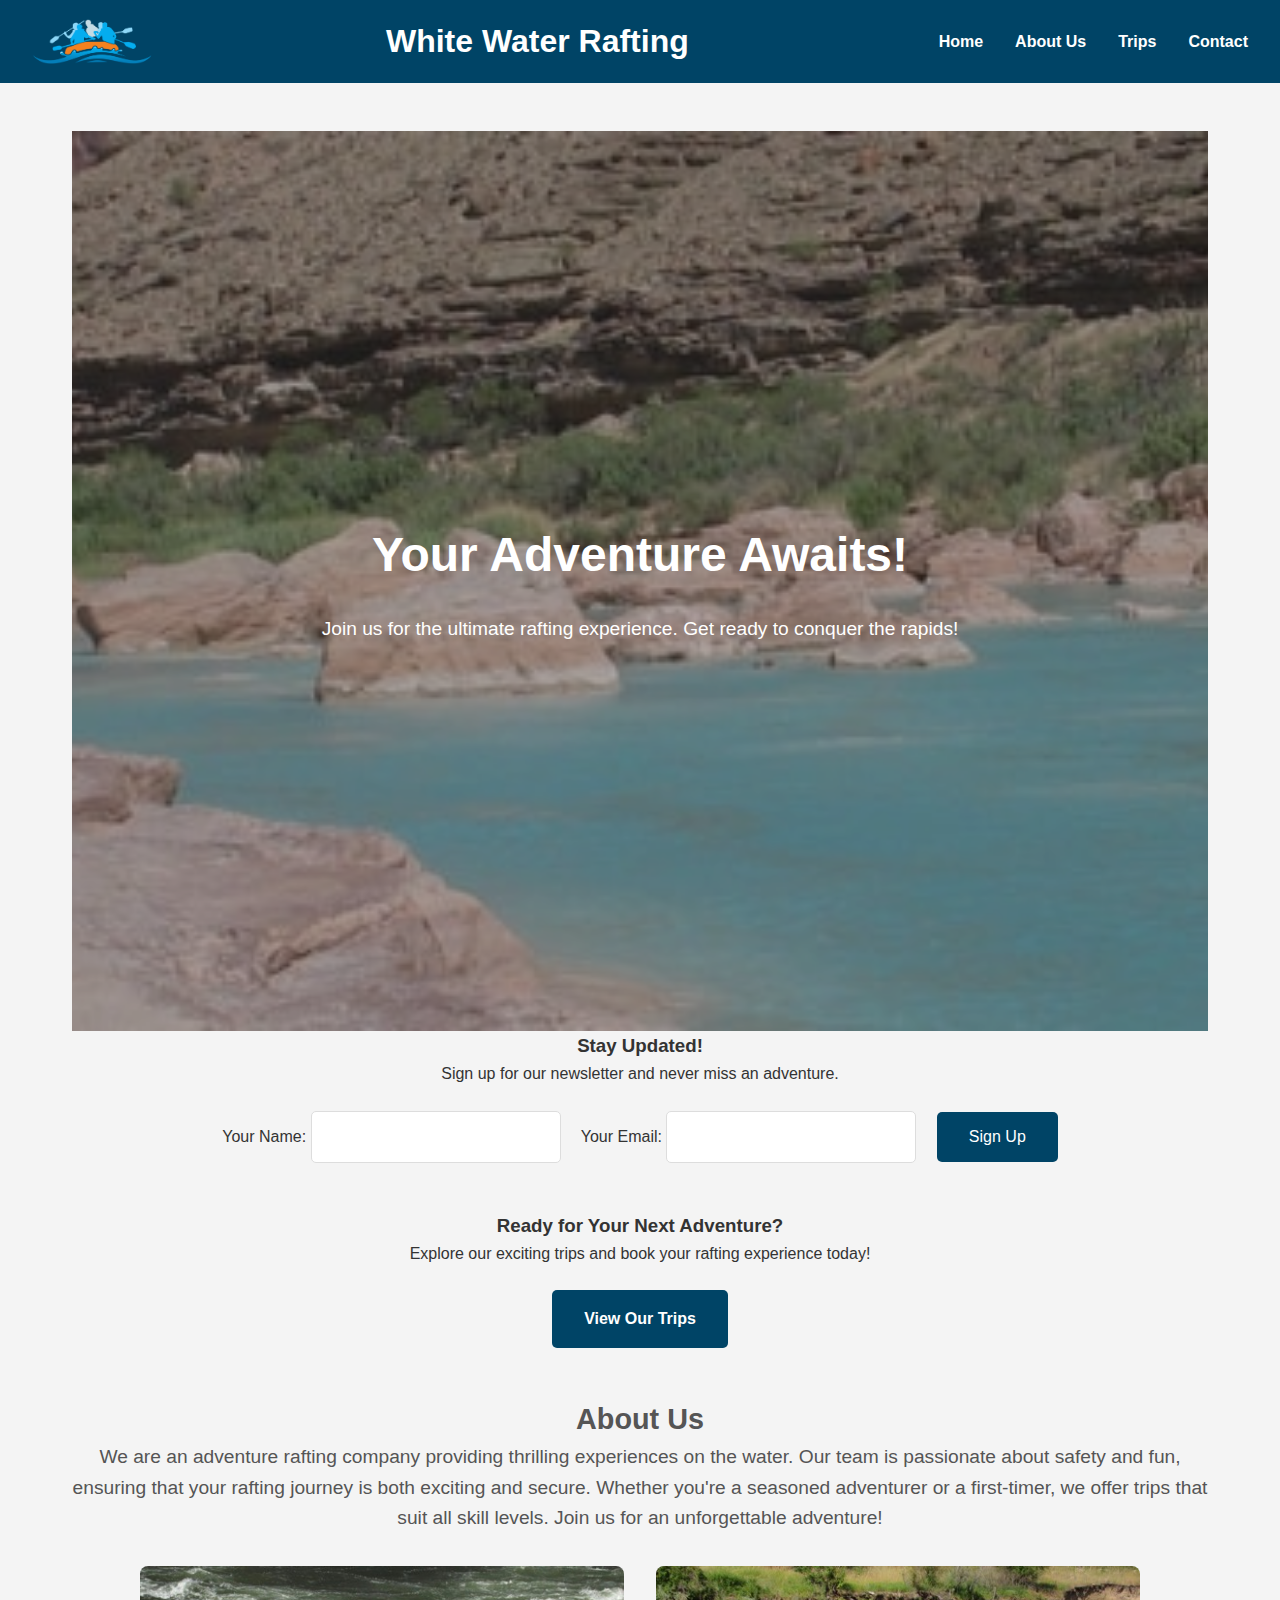
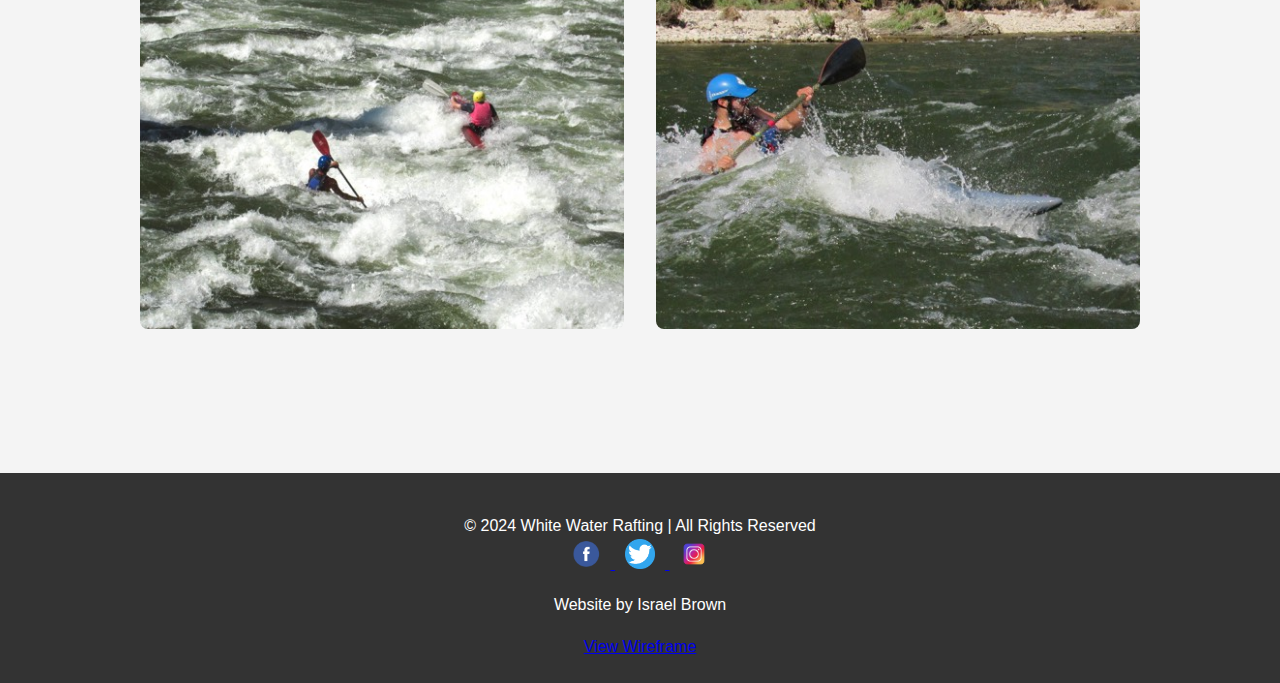
<file: wwr/index.html>
<!DOCTYPE html>
<html lang="en">
<head>
  <meta charset="UTF-8">
  <meta name="viewport" content="width=device-width, initial-scale=1.0">
  <title>Home - White Water Rafting</title>
  
  <meta name="description" content="Explore thrilling white water rafting trips. Sign up for updates and join us on your next adventure.">
  <meta name="author" content="Israel Brown">
  
  <!-- Google Fonts Preconnect and Link -->
  <link rel="preconnect" href="https://fonts.gstatic.com">
  <link rel="preconnect" href="https://fonts.googleapis.com">
  <link href="https://fonts.googleapis.com/css2?family=Roboto:wght@400;500&display=swap" rel="stylesheet"> 
  <link rel="stylesheet" href="styles/rafting.css">
</head>
<body>
  <header>
    <img src="images/logo.png" alt="White Water Rafting Logo" class="logo">
    <h1>White Water Rafting</h1>
    <nav>
      <ul>
        <li><a href="index.html">Home</a></li>
        <li><a href="about.html">About Us</a></li>
        <li><a href="trips.html">Trips</a></li>
        <li><a href="contact.html">Contact</a></li>
      </ul>
    </nav>
  </header>

  <main>
<!-- Hero Section for Home Page -->
<section class="hero-home">
    <img src="images/hero-image.jpg" alt="Rafting Adventure" class="hero-image">
    <div class="hero-text">
      <h2>Your Adventure Awaits!</h2>
      <p>Join us for the ultimate rafting experience. Get ready to conquer the rapids!</p>
    </div>
  </section>
  

    <!-- Newsletter Sign Up Section -->
    <section class="newsletter">
      <h3>Stay Updated!</h3>
      <p>Sign up for our newsletter and never miss an adventure.</p>
      <form action="#" method="post">
        <label for="name">Your Name:</label>
        <input type="text" id="name" name="name" required>
        <label for="email">Your Email:</label>
        <input type="email" id="email" name="email" required>
        <button type="submit">Sign Up</button>
      </form>
    </section>

    <!-- Call to Action Section -->
    <section class="cta">
      <h3>Ready for Your Next Adventure?</h3>
      <p>Explore our exciting trips and book your rafting experience today!</p>
      <a href="trips.html" class="btn">View Our Trips</a>
    </section>

    <!-- About Section (CSS Grid Layout) -->
    <section class="about">
        <div class="about-text">
          <h2>About Us</h2>
          <p>We are an adventure rafting company providing thrilling experiences on the water. Our team is passionate about safety and fun, ensuring that your rafting journey is both exciting and secure. Whether you're a seasoned adventurer or a first-timer, we offer trips that suit all skill levels. Join us for an unforgettable adventure!</p>
        </div>
        <div class="about-images">
          <img src="images/about1.jpg" alt="Rafting Adventure Left">
          <img src="images/about2.jpg" alt="Rafting Adventure Right">
        </div>
      </section>
  </main>

  <footer>
    <p>&copy; 2024 White Water Rafting | All Rights Reserved</p>
    <div>
      <a href="https://facebook.com" target="_blank">
        <img src="images/facebook.png" alt="Facebook" class="social-icon">
      </a>
      <a href="https://twitter.com" target="_blank">
        <img src="images/twitter.png" alt="Twitter" class="social-icon">
      </a>
      <a href="https://instagram.com" target="_blank">
        <img src="images/instagram.png" alt="Instagram" class="social-icon">
      </a>
    </div>
    <p>Website by Israel Brown</p>
    <p><a href="images/contact-wireframe.png">View Wireframe</a></p>
  </footer>
</body>
</html>
</file>
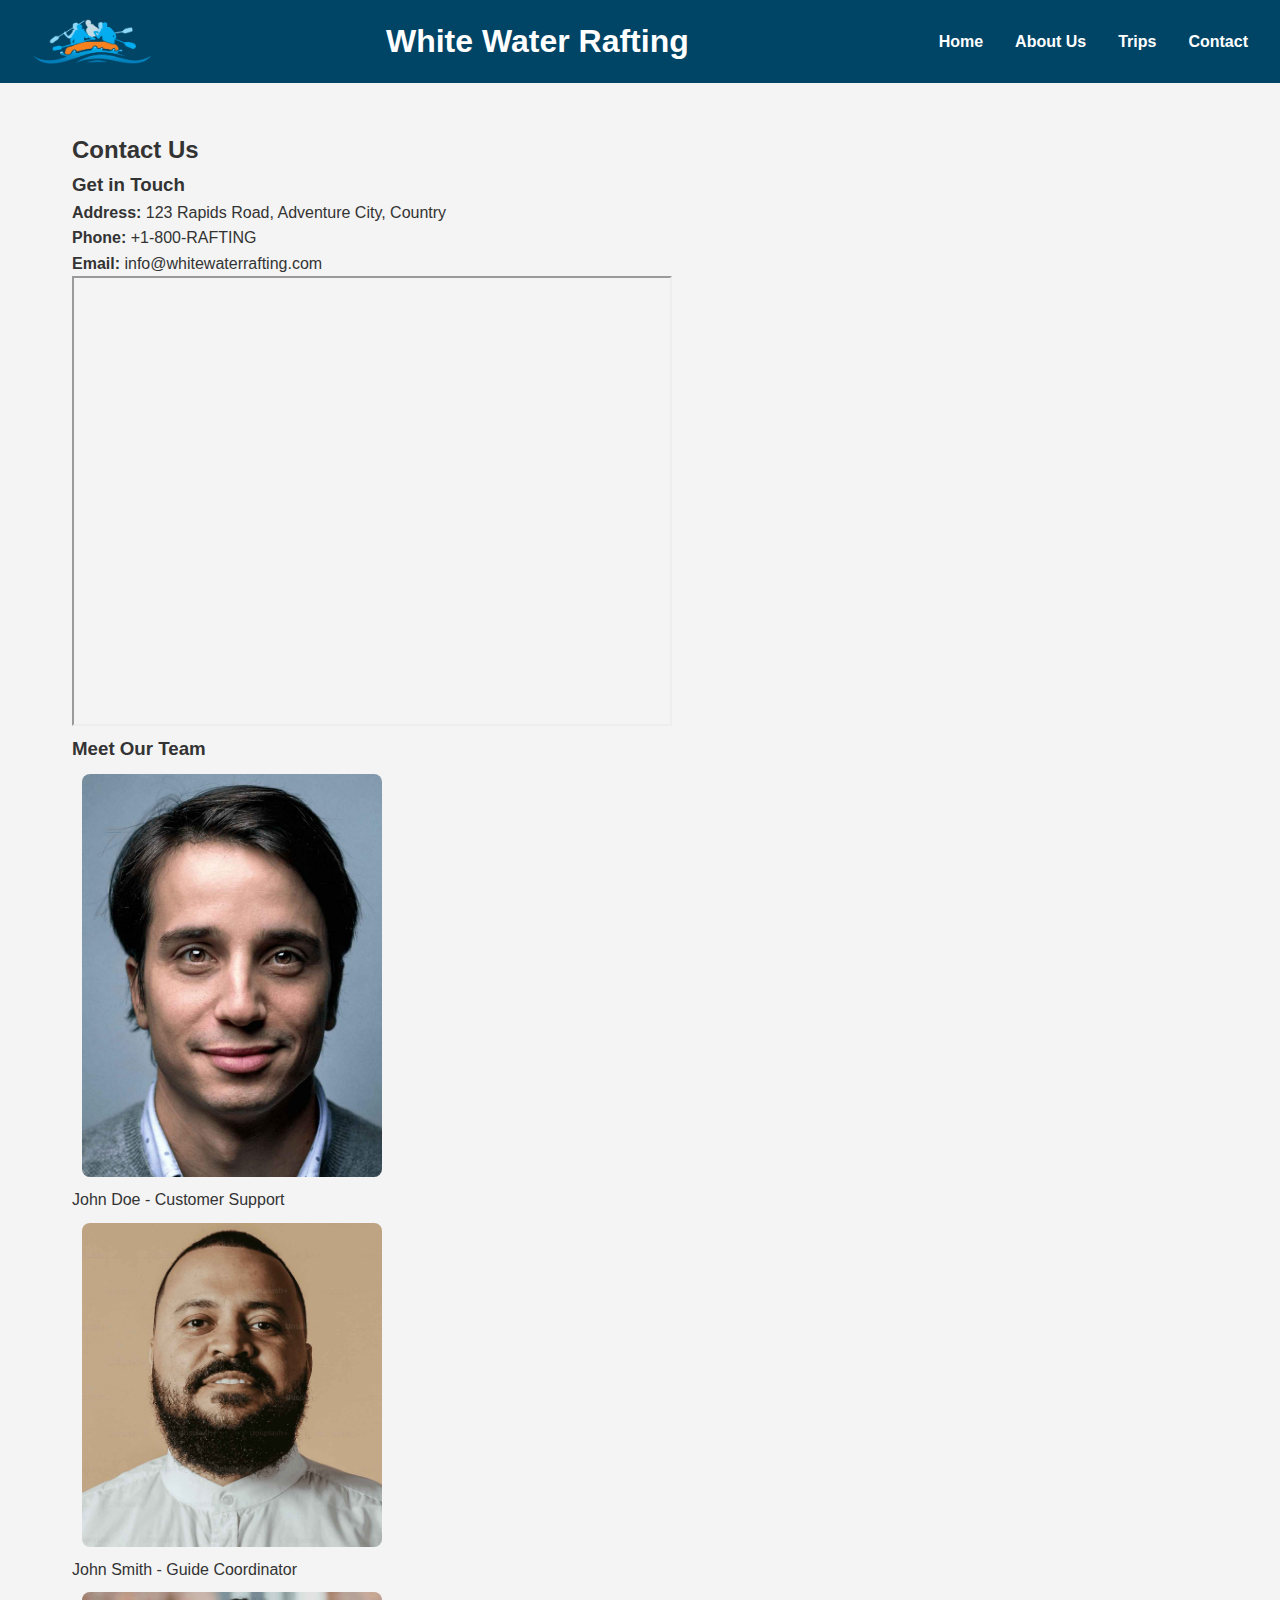
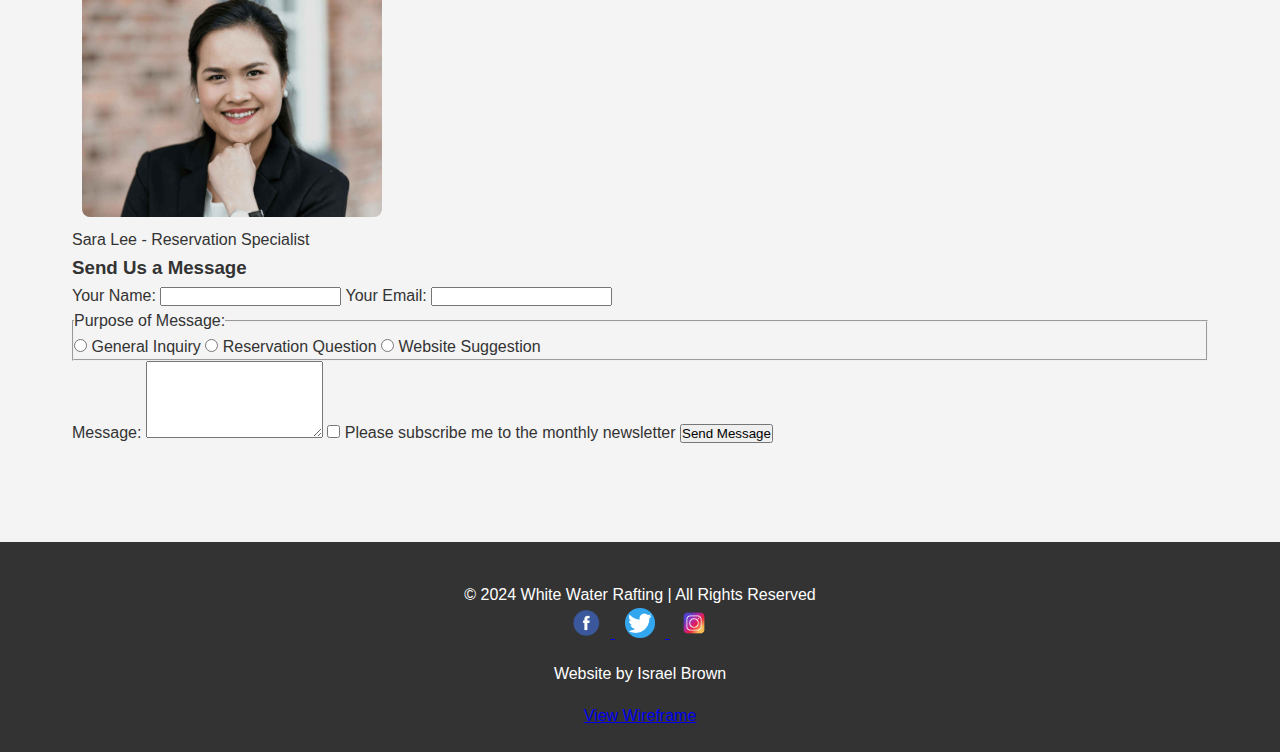
<file: wwr/contact.html>
<!DOCTYPE html>
<html lang="en">
<head>
  <meta charset="UTF-8">
  <meta name="viewport" content="width=device-width, initial-scale=1.0">
  <title>Contact Us - White Water Rafting</title>
  
  <meta name="description" content="Contact White Water Rafting for inquiries, reservations, and feedback. Let us help you plan your next adventure!">
  <meta name="author" content="Israel Brown">
  
  <!-- Google Fonts Preconnect and Link -->
  <link rel="preconnect" href="https://fonts.gstatic.com">
  <link rel="preconnect" href="https://fonts.googleapis.com">
  <link href="https://fonts.googleapis.com/css2?family=Roboto:wght@400;500&display=swap" rel="stylesheet"> 
  <link rel="stylesheet" href="styles/rafting.css">
</head>
<body>
  <header>
    <img src="images/logo.png" alt="White Water Rafting Logo" class="logo">
    <h1>White Water Rafting</h1>
    <nav>
      <ul>
        <li><a href="index.html">Home</a></li>
        <li><a href="about.html">About Us</a></li>
        <li><a href="trips.html">Trips</a></li>
        <li><a href="contact.html">Contact</a></li>
      </ul>
    </nav>
  </header>

  <main>
    <h2>Contact Us</h2>
    
    <section class="company-info">
      <h3>Get in Touch</h3>
      <p><strong>Address:</strong> 123 Rapids Road, Adventure City, Country</p>
      <p><strong>Phone:</strong> +1-800-RAFTING</p>
      <p><strong>Email:</strong> info@whitewaterrafting.com</p>
      
      <div class="map-container">
        <iframe 
          src="https://www.google.com/maps/embed?pb=!1m18!1m12!1m3!1d3151.8354345098045!2d144.95373531531693!3d-37.81627974202162!2m3!1f0!2f0!3f0!3m2!1i1024!2i768!4f13.1!3m3!1m2!1s0x6ad642af0f11fd81%3A0xf577e1e451f317!2sMelbourne!5e0!3m2!1sen!2sau!4v1519823646871" 
          width="600" 
          height="450" 
          allowfullscreen=""
          loading="lazy">
        </iframe>
      </div>
    </section>
    
    <section class="employee-profiles">
      <h3>Meet Our Team</h3>
      <div class="profile-grid">
        <figure>
          <img src="images/employee1.jpg" alt="Employee 1" class="employee-image">
          <figcaption>John Doe - Customer Support</figcaption>
        </figure>
        <figure>
          <img src="images/employee2.jpg" alt="Employee 2" class="employee-image">
          <figcaption>John Smith - Guide Coordinator</figcaption>
        </figure>
        <figure>
          <img src="images/employee3.jpg" alt="Employee 3" class="employee-image">
          <figcaption>Sara Lee - Reservation Specialist</figcaption>
        </figure>
        
      </div>
    </section>

    <section class="contact-form">
      <h3>Send Us a Message</h3>
      <form action="#" method="post">
        <label for="name">Your Name:</label>
        <input type="text" id="name" name="name" required>

        <label for="email">Your Email:</label>
        <input type="email" id="email" name="email" required>

        <fieldset>
          <legend>Purpose of Message:</legend>
          <label><input type="radio" id="general" name="purpose" value="general" required> General Inquiry</label>
          <label><input type="radio" id="reservation" name="purpose" value="reservation"> Reservation Question</label>
          <label><input type="radio" id="suggestion" name="purpose" value="suggestion"> Website Suggestion</label>
        </fieldset>

        <label for="message">Message:</label>
        <textarea id="message" name="message" rows="5" required></textarea>

        <label>
          <input type="checkbox" id="newsletter" name="newsletter"> Please subscribe me to the monthly newsletter
        </label>

        <button type="submit">Send Message</button>
      </form>
    </section>
  </main>

  <footer>
    <p>&copy; 2024 White Water Rafting | All Rights Reserved</p>
    <div>
      <a href="https://facebook.com" target="_blank">
        <img src="images/facebook.png" alt="Facebook" class="social-icon">
      </a>
      <a href="https://twitter.com" target="_blank">
        <img src="images/twitter.png" alt="Twitter" class="social-icon">
      </a>
      <a href="https://instagram.com" target="_blank">
        <img src="images/instagram.png" alt="Instagram" class="social-icon">
      </a>
    </div>
    <p>Website by Israel Brown</p>
    <p><a href="images/contact-wireframe.png">View Wireframe</a></p>
  </footer>
</body>
</html>
</file>
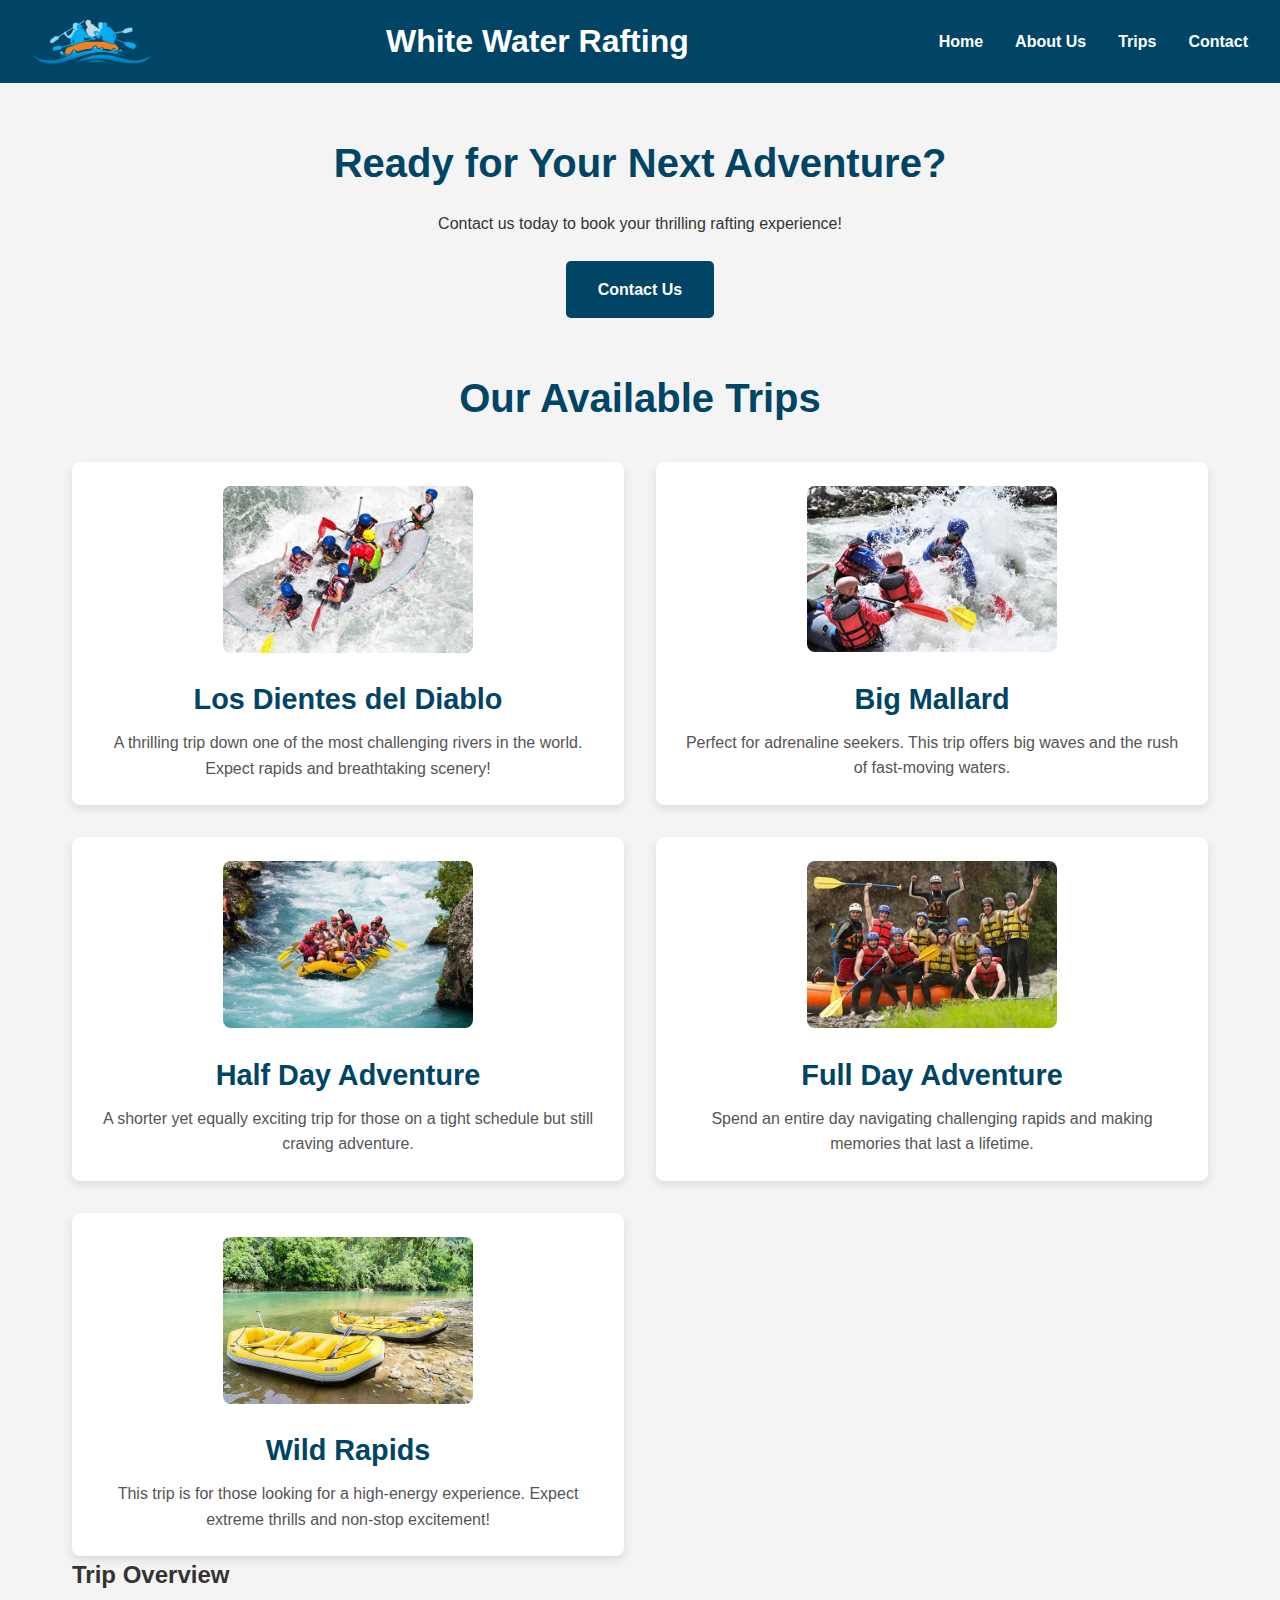
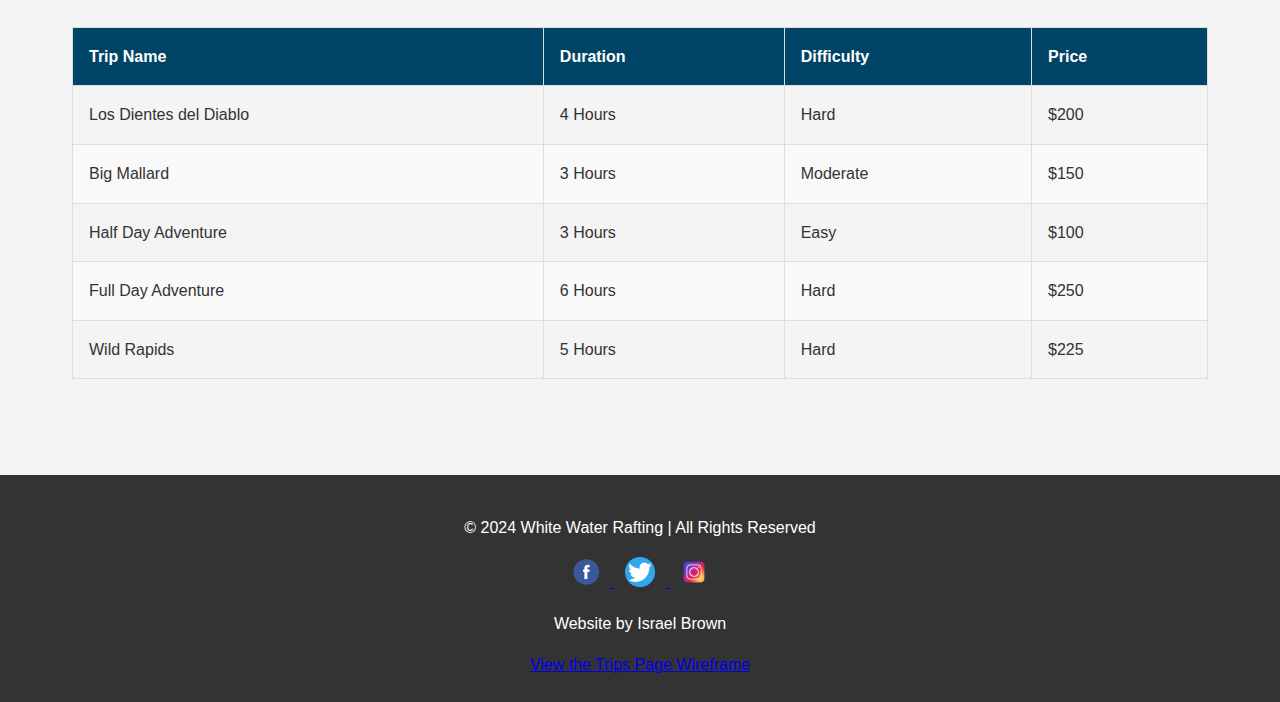
<file: wwr/trips.html>
<!DOCTYPE html>
<html lang="en">
<head>
  <meta charset="UTF-8">
  <meta name="viewport" content="width=device-width, initial-scale=1.0">
  <title>Trips - White Water Rafting</title>
  
  <!-- Meta Description and Author -->
  <meta name="description" content="Explore the exciting rafting trips we offer. Discover your next adventure with us!">
  <meta name="author" content="Israel Brown">
  <link rel="preconnect" href="https://fonts.gstatic.com">
  <link rel="preconnect" href="https://fonts.googleapis.com">
  <link href="https://fonts.googleapis.com/css2?family=Roboto:wght@400;500&display=swap" rel="stylesheet"> 
  <link rel="stylesheet" href="styles/rafting.css">
</head>
<body>
  <!-- Header -->
  <header>
    <img src="images/logo.png" alt="White Water Rafting Logo" class="logo">
    <h1>White Water Rafting</h1>
    <nav>
      <ul>
        <li><a href="index.html">Home</a></li>
        <li><a href="about.html">About Us</a></li>
        <li><a href="trips.html">Trips</a></li>
        <li><a href="contact.html">Contact</a></li>
      </ul>
    </nav>
  </header>

  <!-- Main Content -->
  <main>
    <!-- Call to Action Section -->
    <section class="cta">
      <h2>Ready for Your Next Adventure?</h2>
      <p>Contact us today to book your thrilling rafting experience!</p>
      <a href="contact.html" class="btn">Contact Us</a>
    </section>

    <!-- Trip Descriptions Section -->
    <section class="trip-descriptions">
      <h2>Our Available Trips</h2>
      <div class="trip-grid">
        <!-- Trip 1 -->
        <div class="trip-item">
          <img src="images/raft1.jpg" alt="Los Dientes del Diablo">
          <h3>Los Dientes del Diablo</h3>
          <p>A thrilling trip down one of the most challenging rivers in the world. Expect rapids and breathtaking scenery!</p>
        </div>
        <!-- Trip 2 -->
        <div class="trip-item">
          <img src="images/raft2.jpg" alt="Big Mallard">
          <h3>Big Mallard</h3>
          <p>Perfect for adrenaline seekers. This trip offers big waves and the rush of fast-moving waters.</p>
        </div>
        <!-- Trip 3 -->
        <div class="trip-item">
          <img src="images/raft3.jpg" alt="Half Day Adventure">
          <h3>Half Day Adventure</h3>
          <p>A shorter yet equally exciting trip for those on a tight schedule but still craving adventure.</p>
        </div>
        <!-- Trip 4 -->
        <div class="trip-item">
          <img src="images/raft4.jpg" alt="Full Day Adventure">
          <h3>Full Day Adventure</h3>
          <p>Spend an entire day navigating challenging rapids and making memories that last a lifetime.</p>
        </div>
        <!-- Trip 5 -->
        <div class="trip-item">
          <img src="images/raft5.jpg" alt="Wild Rapids">
          <h3>Wild Rapids</h3>
          <p>This trip is for those looking for a high-energy experience. Expect extreme thrills and non-stop excitement!</p>
        </div>
      </div>
    </section>

    <!-- Trip Table Section -->
    <section class="trip-table">
      <h2>Trip Overview</h2>
      <table>
        <thead>
          <tr>
            <th>Trip Name</th>
            <th>Duration</th>
            <th>Difficulty</th>
            <th>Price</th>
          </tr>
        </thead>
        <tbody>
          <tr>
            <td>Los Dientes del Diablo</td>
            <td>4 Hours</td>
            <td>Hard</td>
            <td>$200</td>
          </tr>
          <tr>
            <td>Big Mallard</td>
            <td>3 Hours</td>
            <td>Moderate</td>
            <td>$150</td>
          </tr>
          <tr>
            <td>Half Day Adventure</td>
            <td>3 Hours</td>
            <td>Easy</td>
            <td>$100</td>
          </tr>
          <tr>
            <td>Full Day Adventure</td>
            <td>6 Hours</td>
            <td>Hard</td>
            <td>$250</td>
          </tr>
          <tr>
            <td>Wild Rapids</td>
            <td>5 Hours</td>
            <td>Hard</td>
            <td>$225</td>
          </tr>
        </tbody>
      </table>
    </section>
  </main>

  <!-- Footer -->
  <footer>
    <p>&copy; 2024 White Water Rafting | All Rights Reserved</p>
    <p>
      <a href="https://facebook.com" target="_blank">
        <img src="images/facebook.png" alt="Facebook" class="social-icon">
      </a>
      <a href="https://twitter.com" target="_blank">
        <img src="images/twitter.png" alt="Twitter" class="social-icon">
      </a>
      <a href="https://instagram.com" target="_blank">
        <img src="images/instagram.png" alt="Instagram" class="social-icon">
      </a>
    </p>
    <p>Website by Israel Brown</p>
    <!-- Link to Wireframe -->
    <p><a href="images/trips-wireframe.png" target="_blank">View the Trips Page Wireframe</a></p>
    </footer>
</body>
</html>
</file>
<file: wwr/styles/rafting.css>
/* Reset some basic styling */
* {
  margin: 0;
  padding: 0;
  box-sizing: border-box;
}

/* Body styling */
body {
  font-family: 'Segoe UI', Tahoma, Geneva, Verdana, sans-serif;
  line-height: 1.6;
  color: #333;
  background-color: #f4f4f4;
}

/* Header styling */
header {
  display: flex;
  justify-content: space-between;
  align-items: center;
  padding: 1rem 2rem;
  background-color: #004466;
  color: #fff;
}

header .logo {
  width: 120px;
}

header h1 {
  font-size: 2rem;
  margin-left: 1rem;
}

header nav ul {
  display: flex;
  list-style: none;
}

header nav ul li {
  margin-left: 2rem;
}

header nav ul li a {
  text-decoration: none;
  color: #fff;
  font-weight: 600;
  transition: color 0.3s;
}

header nav ul li a:hover {
  color: #ffcc00;
}

/* Hero Section for About Us */
.hero-about {
  background-image: url('images/hero.jpg'); /* Ensure correct image path */
  background-size: cover;
  background-position: center;
  height: 100vh; /* Ensure it covers the full viewport height */
  display: flex;
  justify-content: space-between;
  align-items: center;
  padding: 50px;
  color: #333;
}

.hero-about .hero-content {
  display: flex;
  justify-content: space-between;
  width: 100%;
}

.hero-about .hero-text {
  flex: 1;
  padding: 20px;
}

.hero-about h1 {
  font-size: 3rem;
  margin-bottom: 20px;
}

.hero-about p {
  font-size: 1.2rem;
}

.hero-about .client-image-container {
  flex: 1;
  text-align: center;
}

.hero-about .hero {
  max-width: 100%;
  height: auto;
  border-radius: 10px;
}

/* Responsive Design for About Us */
@media (max-width: 768px) {
  .hero-about {
    flex-direction: column;
    height: auto;
  }

  .hero-about .hero-text {
    margin-bottom: 20px;
  }

  .hero-about .hero {
    max-width: 80%;
  }
}


/* Hero Section for Home */
.hero-home {
  position: relative;
  background-color: #333; 
  height: 100vh;
  color: white;
  display: flex;
  align-items: center;
  justify-content: center;
}

.hero-home .hero-image {
  position: absolute;
  top: 0;
  left: 0;
  width: 100%;
  height: 100%;
  object-fit: cover;
  opacity: 0.6; /* Dim the background image */
}

.hero-home .hero-text {
  position: relative;
  z-index: 1;
  text-align: center;
}

.hero-home h2 {
  font-size: 3rem;
  margin-bottom: 20px;
}

.hero-home p {
  font-size: 1.2rem;
}

/* Responsive Design for Home */
@media (max-width: 768px) {
  .hero-home h2 {
    font-size: 2.5rem;
  }

  .hero-home p {
    font-size: 1rem;
  }
}

/* Main content styling */
main {
  padding: 3rem 2rem;
  max-width: 1200px;
  margin: 0 auto;
}

/* Call to Action */
.cta {
  text-align: center;
  margin-bottom: 3rem; /* Adjust margin below the section */
}

.cta h2 {
  font-size: 2.5rem;
  margin-bottom: 1rem;
  color: #004466;
}

.cta .btn {
  display: inline-block; /* Ensures the button stays on its own line */
  padding: 1rem 2rem;
  background-color: #004466;
  color: #fff;
  font-weight: bold;
  border: none;
  border-radius: 5px;
  cursor: pointer;
  text-decoration: none;
  transition: background-color 0.3s;
  margin-top: 1.5rem; /* Adjusts space above the button */
}

.cta .btn:hover {
  background-color: #ffcc00;
}

/* Newsletter Signup */
.newsletter {
  text-align: center;
  margin-bottom: 3rem;
}

.newsletter h2 {
  font-size: 2.5rem;
  margin-bottom: 1rem;
  color: #004466;
}

.newsletter form {
  display: inline-block;
  margin-top: 1.5rem;
}

.newsletter input {
  padding: 1rem;
  margin-right: 1rem;
  border: 1px solid #ddd;
  border-radius: 5px;
  font-size: 1rem;
  width: 250px;
}

.newsletter button {
  padding: 1rem 2rem;
  background-color: #004466;
  color: #fff;
  border: none;
  border-radius: 5px;
  cursor: pointer;
  font-size: 1rem;
}

.newsletter button:hover {
  background-color: #ffcc00;
}

/* 2-column grid for trip descriptions */
.trip-descriptions h2 {
  font-size: 2.5rem;
  text-align: center;
  margin-bottom: 2rem;
  color: #004466;
}

.trip-grid {
  display: grid;
  grid-template-columns: repeat(2, 1fr);
  gap: 2rem;
}

.trip-item {
  background-color: #fff;
  border-radius: 8px;
  padding: 1.5rem;
  box-shadow: 0 4px 8px rgba(0, 0, 0, 0.1);
  text-align: center;
}

.trip-item img {
  width: 100%;
  height: auto;
  max-width: 250px;
  border-radius: 8px;
  object-fit: cover;
}

.trip-item h3 {
  margin-top: 1rem;
  font-size: 1.8rem;
  color: #004466;
}

.trip-item p {
  margin-top: 0.5rem;
  color: #555;
}

/* Trip Table */
.trip-table table {
  width: 100%;
  margin-top: 2rem;
  border-collapse: collapse;
}

.trip-table th, .trip-table td {
  padding: 1rem;
  text-align: left;
  border: 1px solid #ddd;
}

.trip-table th {
  background-color: #004466;
  color: #fff;
}

.trip-table tr:nth-child(even) {
  background-color: #f9f9f9;
}

/* Footer styling */
footer {
  background-color: #333;
  color: #fff;
  text-align: center;
  padding: 1.5rem;
  margin-top: 3rem;
}

footer .social-icon {
  width: 30px;
  margin: 0 10px;
  transition: transform 0.3s;
}

footer .social-icon:hover {
  transform: scale(1.1);
}

footer p {
  margin-top: 1rem;
}

/* About Section */
.about {
  display: flex;
  flex-direction: column; /* Stack the text above the images */
  align-items: center;
  margin-bottom: 3rem;
  gap: 2rem; /* Adds space between the text and images */
}

/* Text Styling */
.about .about-text {
  font-size: 1.2rem;
  line-height: 1.6;
  color: #555;
  text-align: center; /* Centers the text */
  width: 100%;
}

/* Image Grid Layout */
.about .about-images {
  display: grid; /* Use grid layout */
  grid-template-columns: 1fr 1fr; /* Two equal columns */
  gap: 2rem; /* Adds space between the images */
  width: 100%;
  max-width: 1000px; /* Limits the width of the image container */
}

.about .about-images img {
  width: 100%;
  height: auto;
  max-width: 100%; /* Ensures images are responsive */
  border-radius: 8px;
  object-fit: cover;
}

/* Responsive Design for smaller screens */
@media (max-width: 768px) {
  .about .about-images {
    grid-template-columns: 1fr; /* Stack images vertically on small screens */
    gap: 1rem; /* Add space between images */
  }
}

/* General rule for images to make them responsive */
img {
  max-width: 100%;
  height: auto;
}

.history img,
.adventure-grid img,
.profile-grid img {
  width: 100%;
  max-width: 300px;  /* Adjust to control the max size for these images */
  height: auto;
}
.employee-image {
  width: 100%; /* Ensure they take full width of their container */
  max-width: 300px; /* Maximum width to keep images from being too large */
  height: auto; /* Maintain aspect ratio */
  margin: 10px; /* Space between images */
  display: block; /* Ensure they behave as block-level elements */
  border-radius: 8px; /* Optional: adds rounded corners */
}
/* Reset some basic styling */
* {
  margin: 0;
  padding: 0;
  box-sizing: border-box;
}

/* Body styling */
body {
  font-family: 'Segoe UI', Tahoma, Geneva, Verdana, sans-serif;
  line-height: 1.6;
  color: #333;
  background-color: #f4f4f4;
}

/* Header styling */
header {
  display: flex;
  justify-content: space-between;
  align-items: center;
  padding: 1rem 2rem;
  background-color: #004466;
  color: #fff;
}

header .header-logo img {
  width: 120px;
}

header h1 {
  font-size: 2rem;
  margin-left: 1rem;
}

header nav ul {
  display: flex;
  list-style: none;
}

header nav ul li {
  margin-left: 2rem;
}

header nav ul li a {
  text-decoration: none;
  color: #fff;
  font-weight: 600;
  transition: color 0.3s;
}

header nav ul li a:hover {
  color: #ffcc00;
}

/* History Section Styling */
.history {
  padding: 3rem 2rem;
  background-color: #fff;
  display: flex;
  justify-content: space-between;
  align-items: center;
  flex-wrap: wrap;
}

.history h2 {
  font-size: 2.5rem;
  margin-bottom: 1.5rem;
  color: #004466;
  width: 100%;
  text-align: center;
}

.history .history-text-left,
.history .history-text-right {
  width: 45%;
  font-size: 1.1rem;
  color: #333;
}

.history .history-text-left {
  text-align: left;
}

.history .history-text-right {
  text-align: right;
}

.history img {
  width: 100%;
  max-width: 600px;
  height: auto;
  border-radius: 8px;
  margin-top: 2rem;
  margin-bottom: 2rem;
}

/* Styling for text blocks (left and right) */
.history .history-text-left,
.history .history-text-right {
  margin-top: 1rem;
}

.history figure {
  margin-top: 2rem;
}

.history figcaption {
  margin-top: 1rem;
  color: #777;
  font-size: 1.2rem;
}

/* Ensuring proper layout on smaller screens */
@media (max-width: 768px) {
  .history {
    flex-direction: column;
    align-items: center;
  }

  .history .history-text-left,
  .history .history-text-right {
    width: 100%;
    text-align: center;
  }
}

/* Adventures Section Styling */
.adventures {
  padding: 3rem 2rem;
  background-color: #f9f9f9;
}

.adventures h2 {
  font-size: 2.5rem;
  margin-bottom: 1.5rem;
  text-align: center;
  color: #004466;
}

.adventure-gallery {
  display: grid;
  grid-template-columns: repeat(5, 1fr);
  gap: 1rem;
  justify-items: center;
}

.adventure-gallery figure {
  text-align: center;
}

.adventure-gallery img {
  width: 100%;
  max-width: 300px;
  height: auto;
  border-radius: 8px;
}

.adventure-gallery figcaption {
  margin-top: 1rem;
  color: #004466;
  font-weight: bold;
}

/* Footer Styling */
footer {
  background-color: #333;
  color: #fff;
  text-align: center;
  padding: 1.5rem;
  margin-top: 3rem;
}

footer .footer-social {
  display: flex;
  justify-content: center;
  gap: 20px;
}

footer .footer-social a img {
  width: 30px;
  transition: transform 0.3s;
}

footer .footer-social a img:hover {
  transform: scale(1.1);
}

footer p {
  margin-top: 1rem;
  font-size: 1rem;
}

/* Responsive Design for smaller screens */
@media (max-width: 768px) {
  header {
    flex-direction: column;
    text-align: center;
  }

  header h1 {
    margin-left: 0;
  }

  header nav ul {
    flex-direction: column;
    align-items: center;
    margin-top: 1rem;
  }

  .adventure-gallery {
    grid-template-columns: repeat(2, 1fr);
  }

  .adventure-gallery img {
    max-width: 100%;
  }
}
/* History Section */
.history {
  display: flex;
  justify-content: space-between;
  align-items: center;
  flex-wrap: wrap; /* Ensures it adapts to smaller screen sizes */
  gap: 20px; /* Adds spacing between the items */
  margin: 40px 0; /* Adds some margin to the section */
}

.history h2 {
  width: 100%; /* Ensures the heading takes up full width */
  text-align: center; /* Centers the title */
  margin-bottom: 20px;
}

.history-text-left,
.history-text-right {
  flex: 1; /* Makes each text block take up equal space */
  padding: 20px; /* Adds padding to the text blocks */
  box-sizing: border-box; /* Prevents padding from affecting width */
  font-size: 1.2rem;
}

.history-image {
  flex: 2; /* Makes the image block take up more space */
  text-align: center; /* Centers the image */
}

.history-image img {
  max-width: 100%;
  height: auto;
  border-radius: 10px; /* Optional: adds rounded corners to the image */
}

/* Responsive design for smaller screens */
@media (max-width: 768px) {
  .history {
    flex-direction: column; /* Stacks the elements vertically on smaller screens */
    text-align: center;
  }

  .history-text-left,
  .history-text-right {
    flex: none; /* Removes the flex behavior on smaller screens */
    margin-bottom: 20px;
  }

  .history-image {
    flex: none; /* Removes the flex behavior on smaller screens */
    margin-bottom: 20px;
  }
}
</file>
